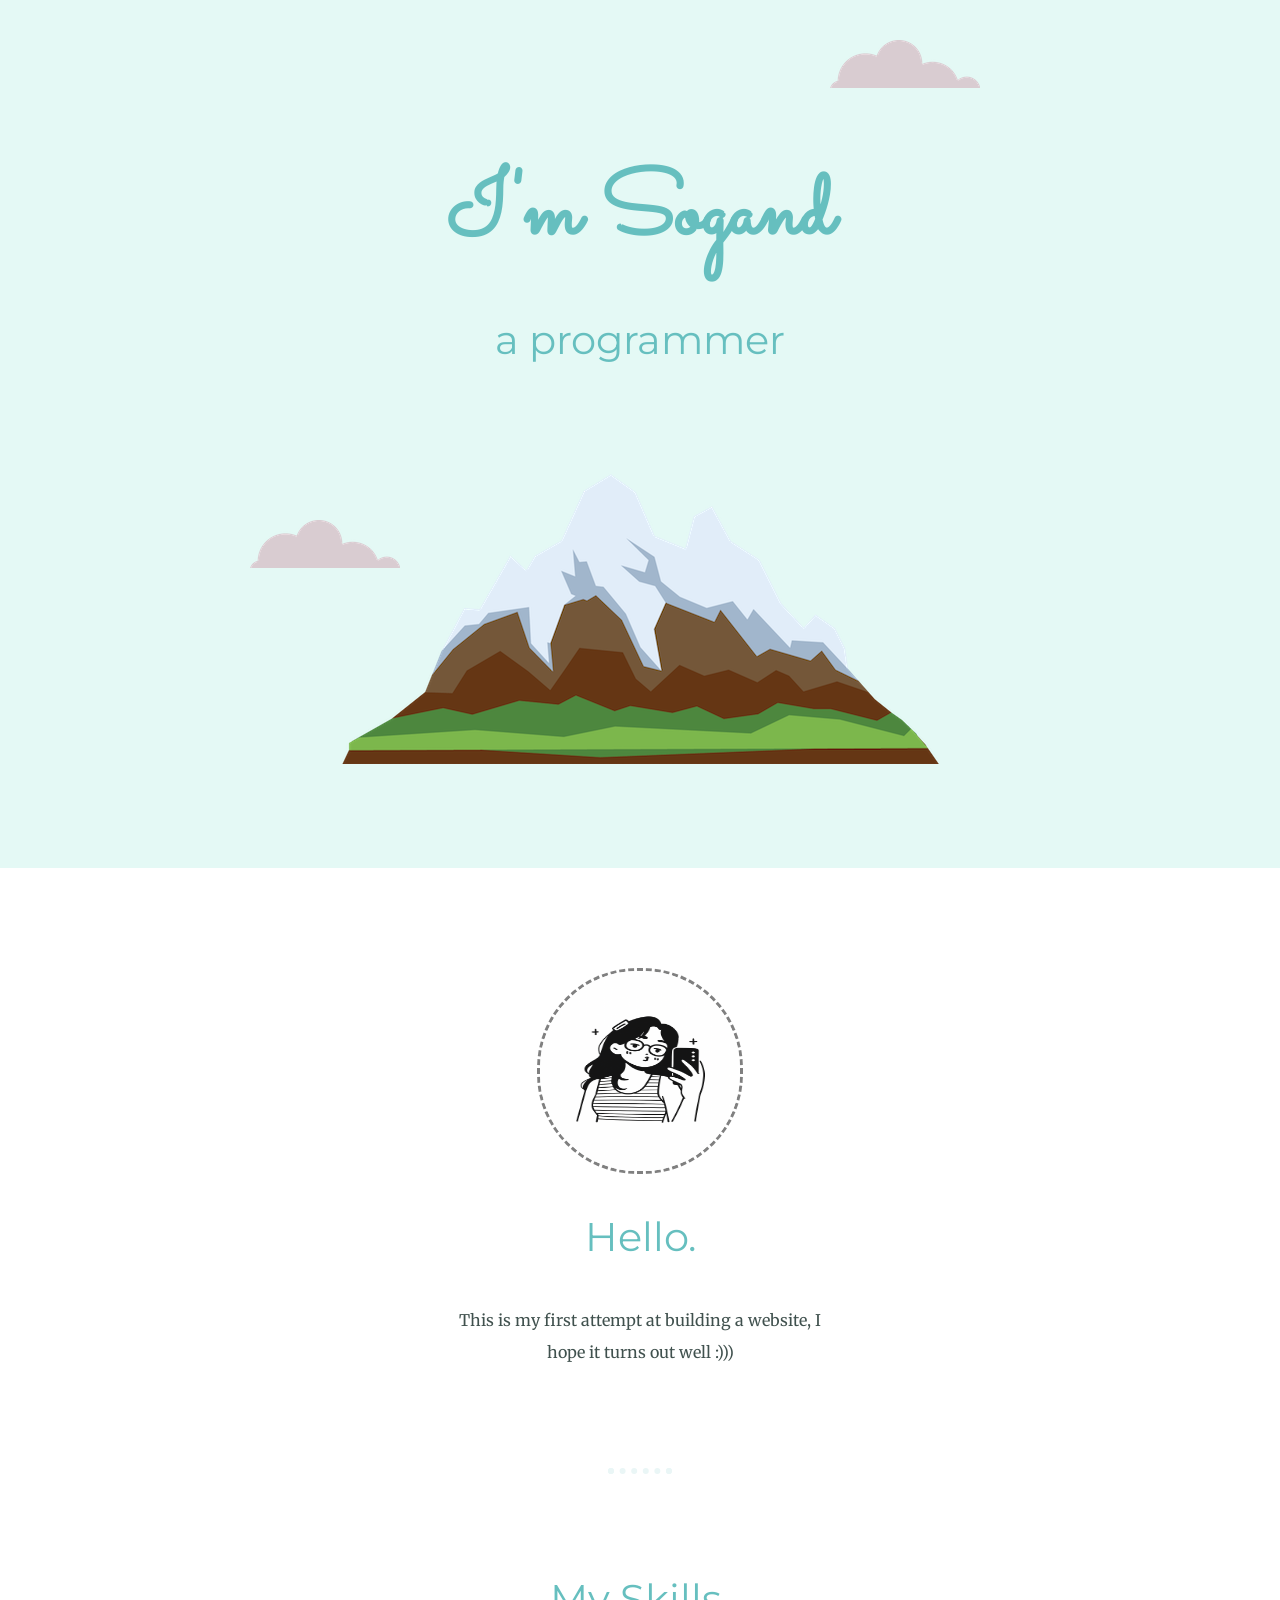
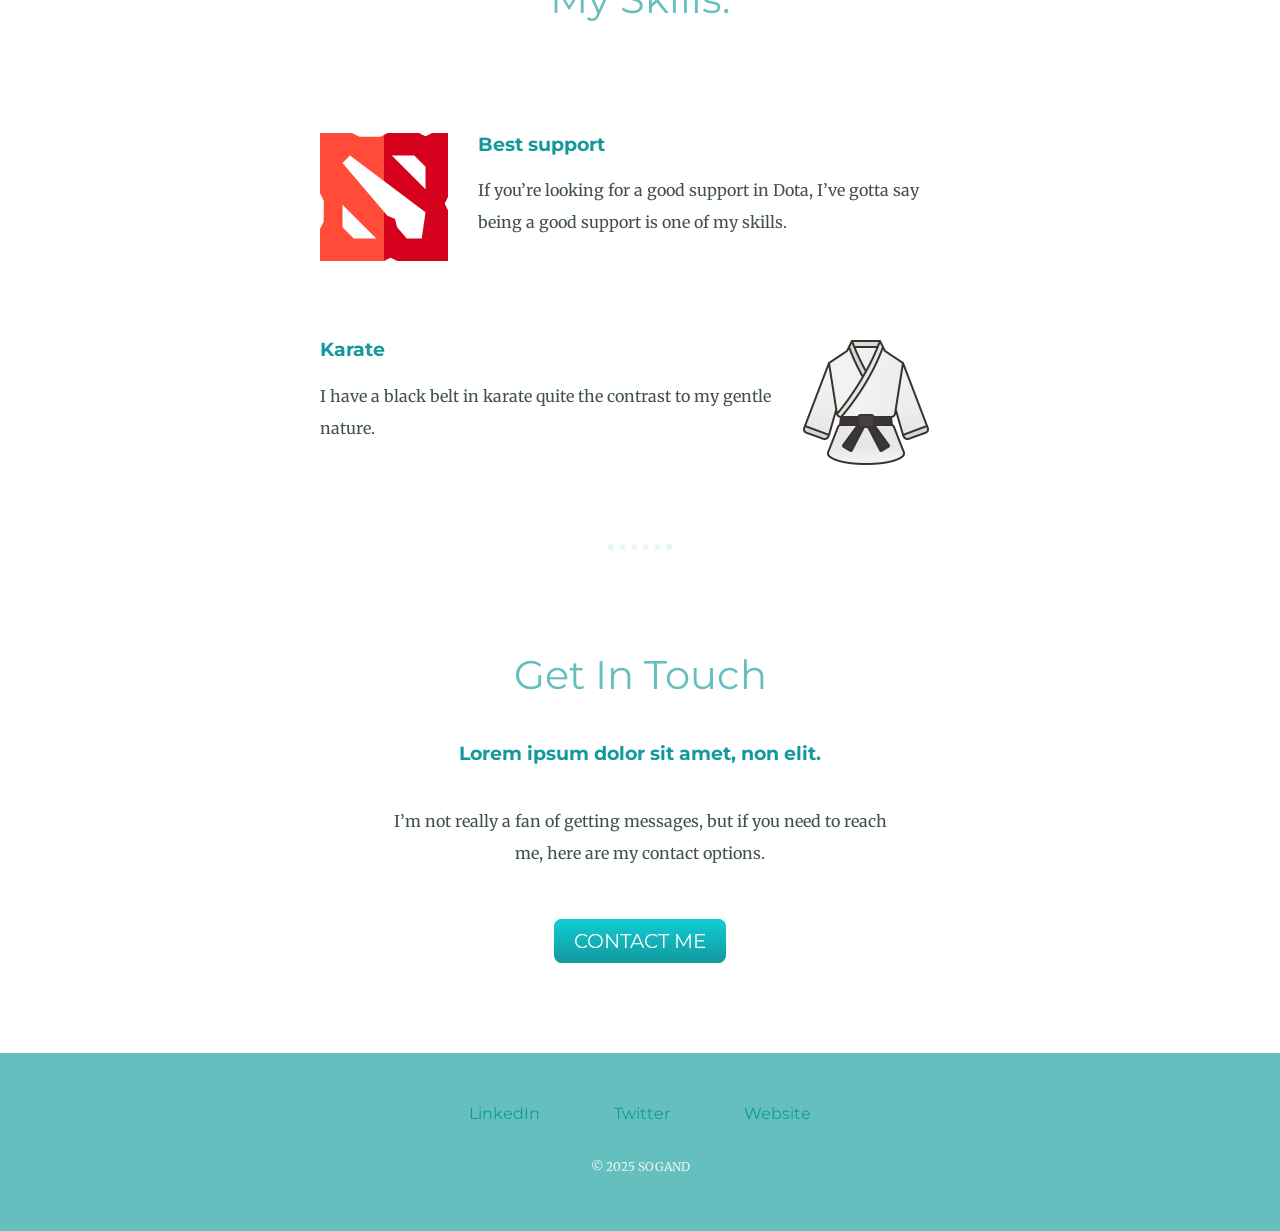
<file: index.html>
<!DOCTYPE html>
<html lang="en">
<head>
    <meta charset="UTF-8">
    <meta name="viewport" content="width=device-width, initial-scale=1.0">
    <title>Sogand</title>
    <link rel="stylesheet" href="CSS/styles.css">
    <link rel="icon" href="favicon.ico">
    <link rel="preconnect" href="https://fonts.googleapis.com">
    <link rel="preconnect" href="https://fonts.gstatic.com" crossorigin>
    <link href="https://fonts.googleapis.com/css2?family=Merriweather:ital,opsz@0,18..144;1,18..144&family=Montserrat:ital,wght@0,100..900;1,100..900&family=Sacramento&display=swap" rel="stylesheet">
</head>
<body>
    <div class="top-container">
    <img class="top-cloud" src="images/cloud.png" alt="cloud-img">
    <h1>I'm Sogand</h1>
    <h2>a programmer</h2>
    <img class="bottom-cloud" src="images/cloud.png" alt="cloud-img">
    <img src="images/mountain.png" alt="mountain-img">
    </div>
    <div class="middle-container">
  <div class="profile">
    <img class="ax" src="images/me.png" alt="my-img">
    <h2>Hello.</h2>
    <p class="intro">This is my first attempt at building a website, I hope it turns out well :)))</p>
  </div>
  <hr>
  <div class="skills">
    <h2>My Skills.</h2>
    <div class="skill-row">
      <img class="dota2-img" src="images/dota-2.png" alt="dota2-img">
      <h3>Best support</h3>
      <p>If you’re looking for a good support in Dota, I’ve gotta say being a good support is one of my skills.</p>
    </div>
    <div class="skill-row">
      <img class="karate-img" src="images/karate.png" alt="karate-img">
      <h3>Karate</h3>
      <p>I have a black belt in karate quite the contrast to my gentle nature.</p>
    </div>
  </div>
  <hr>
  <div class="contact-me">
    <h2>Get In Touch</h2>
    <h3>Lorem ipsum dolor sit amet, non elit.</h3>
    <p class="contact-massage">I’m not really a fan of getting messages, but if you need to reach me, here are my contact options.</p>
    <a class="btn" href="sogandgorzin@gmail.com">CONTACT ME</a>
  </div>
</div>


<div class="bottom-container">
  <a class="footer-link" href="https://www.linkedin.com/">LinkedIn</a>
  <a class="footer-link" href="https://twitter.com/">Twitter</a>
  <a class="footer-link" href="https://www.appbrewery.co/">Website</a>
  <p class="copyright">© 2025 SOGAND</p>
</div>

</body>
</html>
</file>
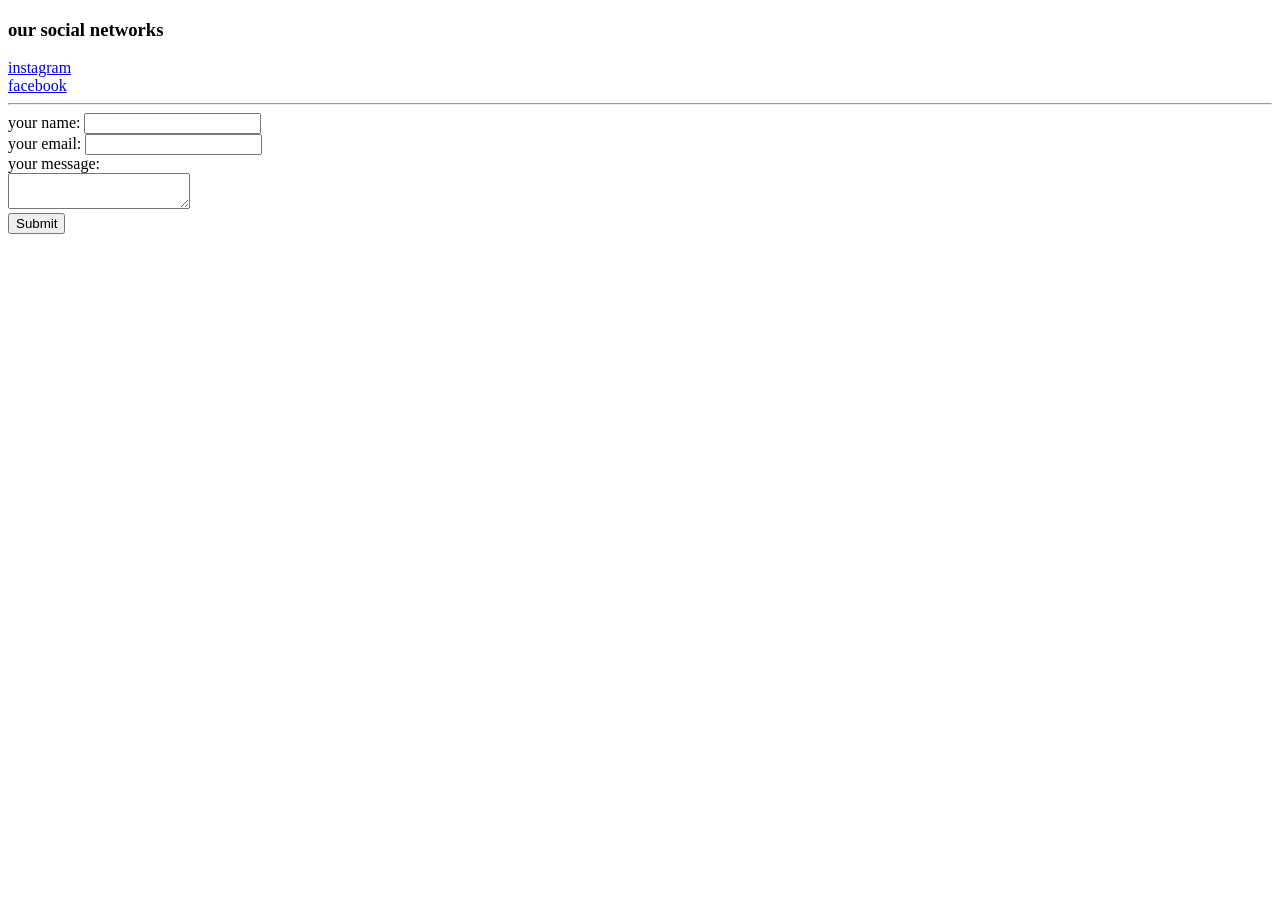
<file: contact.html>
<!DOCTYPE html>
<html lang="en">
<head>
    <meta charset="UTF-8">
    <meta name="viewport" content="width=device-width, initial-scale=1.0">
    <title>contact us</title>
</head>
<body>
    <h3>our social networks</h3>
    <a href="instagram.com">instagram</a><br>
    <a href="facebook.com">facebook</a>
    <hr>

    <form action="index.html"></form>
    <label>your name:</label>
    <input type="text"><br>
    <label>your email:</label>
    <input type="email" name="" id=""><br>
    <label>your message:</label><br>
    <textarea name="" id=""></textarea><br>
    <input type="submit">

</body>
</html>
</file>
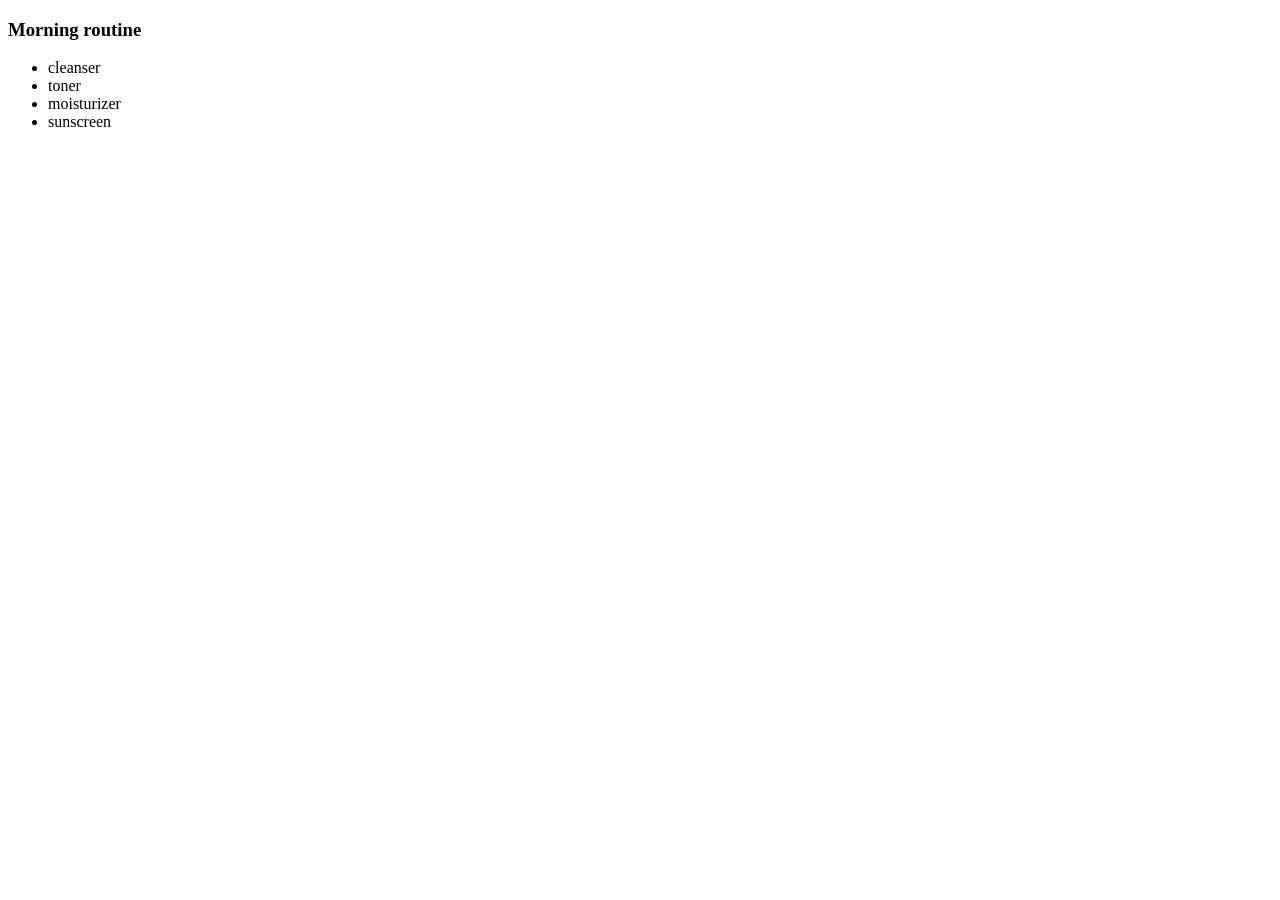
<file: Morning routine.html>
<!DOCTYPE html>
<html lang="en">
<head>
    <meta charset="UTF-8">
    <meta name="viewport" content="width=device-width, initial-scale=1.0">
    <title>Morning routine</title>
</head>
<body>
     <h3>Morning routine</h3>
     <ul>
        <li>cleanser</li>
        <li>toner</li>
        <li>moisturizer</li>
        <li>sunscreen</li>
    </ul>
</body>
</html>
</file>
<file: CSS/styles.css>
body{
    color: #40514e;
    margin: 0;
    text-align: center;
    font-family: "Merriweather", serif;
}

h1{
    color: #66bfbf;
    margin: 50px auto 0 auto;
    font-family: "Sacramento", cursive;
    font-size: 5.625rem;

}

h2{
    color: #66bfbf;
      font-family: "Montserrat", sans-serif;
      font-size: 2.5rem;
      font-weight: normal;
      padding-bottom: 10px;

}
h3{
    color: #11999e ;
      font-family: "Montserrat", sans-serif;

}

p{
    line-height: 2;
}

a{
    margin: 10px 20px;
    color: #11999E;
    padding: 15px;
    text-decoration: none;
    font-family: "Montserrat", sans-serif;

}

a:hover{
    color: #EAF6F6
}



.top-container{
    background-color: #E4F9F5;
    position: relative;
    padding: 100px;
}

.top-cloud{
    position: absolute;
    right: 300px;
    top: 40px;
}
.bottom-cloud{
    position: absolute;
    left: 250px;
    bottom: 300px;
}

.middle-container{
    margin: 100px 0;
}


.ax{
    width: 200px;
    height: 200px;
    border-color: gray;
    border-style: dashed;
    border-radius: 100px;
}

hr{
    border: dotted #EAF6F6 6px;
    border-bottom: none;
    margin: 100px auto;
    width: 4%;
    
}

.intro{
    width: 30%;
    margin: auto;

}

.skills{
    margin: 30px 0;
}

.skill-row{
    width: 50%;
    margin: 100px auto 100px auto;
    text-align: left;  

}

.dota2-img{
    width: 20%;
    float: left;
    margin-right: 30px;
    
}


.karate-img{
    width: 20%;
    float: right;
    margin-right: 30px;
    
}

.contact-massage{
    width: 40%;
    margin: 40px auto 60px;
}

.btn {
  background: #11CDD4;
  background-image: -webkit-linear-gradient(top, #11CDD4, #11999E);
  background-image: -moz-linear-gradient(top, #11CDD4, #11999E);
  background-image: -ms-linear-gradient(top, #11CDD4, #11999E);
  background-image: -o-linear-gradient(top, #11CDD4, #11999E);
  background-image: linear-gradient(to bottom, #11CDD4, #11999E);
  -webkit-border-radius: 8;
  -moz-border-radius: 8;
  border-radius: 8px;
  font-family: "Montserrat", sans-serif;
  color: #ffffff;
  font-size: 20px;
  padding: 10px 20px 10px 20px;
  text-decoration: none;
}

.btn:hover {
  background: #30E3CB;
  background-image: -webkit-linear-gradient(top, #30E3CB, #2BC4AD);
  background-image: -moz-linear-gradient(top, #30E3CB, #2BC4AD);
  background-image: -ms-linear-gradient(top, #30E3CB, #2BC4AD);
  background-image: -o-linear-gradient(top, #30E3CB, #2BC4AD);
  background-image: linear-gradient(to bottom, #30E3CB, #2BC4AD);
  text-decoration: none;
}

.bottom-container{
    margin-top: 60px;
    color: #EAF6F6;
    background-color: #66BFBF;
    padding: 50px 0 20PX;
}

.copyright{
    color: #EAF6F6;
    font-size: 75%;
    padding: 20px 0;
}
</file>
